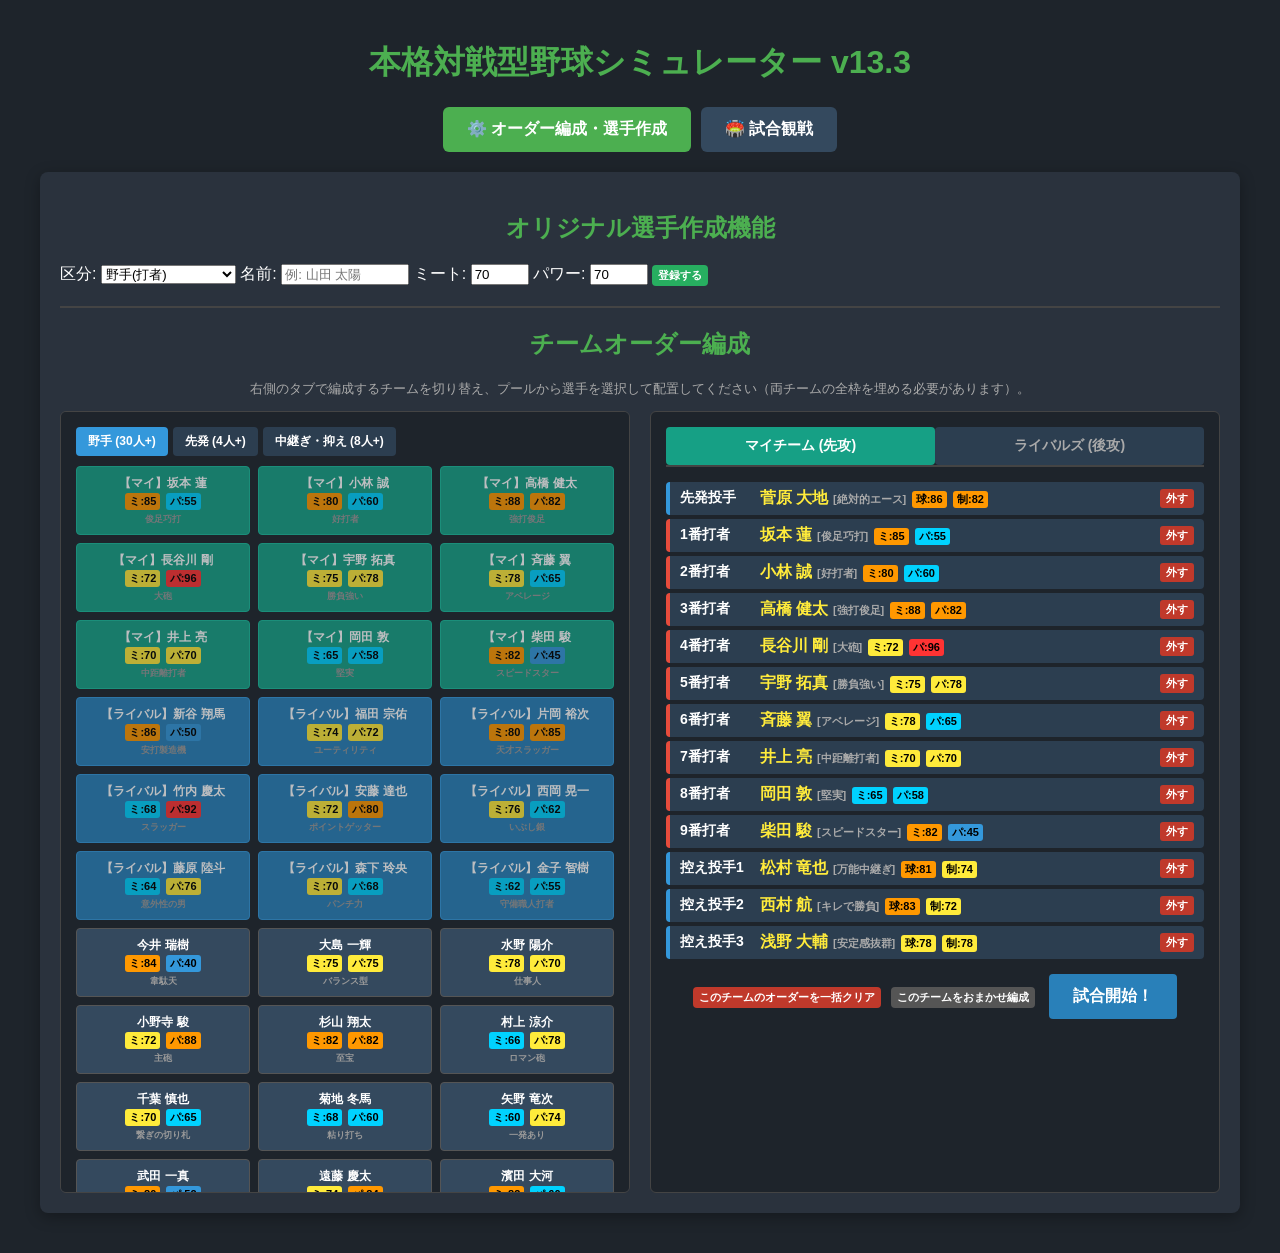
<file: index.html>
<!DOCTYPE html>
<html lang="ja">
<head>
    <meta charset="UTF-8">
    <meta name="viewport" content="width=device-width, initial-scale=1.0">
    <title>本格対戦型野球シミュレーター v13.3 (一括クリア機能追加)</title>
    <style>
        body {
            font-family: 'Helvetica Neue', Arial, sans-serif;
            background-color: #1e242b;
            color: #fff;
            margin: 0;
            padding: 20px;
        }
        h1, h2, h3, h4 {
            text-align: center;
            color: #4caf50;
        }
        .container {
            max-width: 1200px;
            margin: 0 auto;
        }
        .box {
            background: #2a323d;
            padding: 20px;
            border-radius: 8px;
            box-shadow: 0 4px 15px rgba(0,0,0,0.3);
            margin-bottom: 20px;
        }
        .hidden { display: none !important; }

        /* ナビゲーション・タブ */
        .nav-tabs {
            display: flex;
            justify-content: center;
            gap: 10px;
            margin-bottom: 20px;
        }
        .nav-btn {
            background: #34495e;
            color: #fff;
            padding: 12px 24px;
            border-radius: 6px;
            font-size: 16px;
            font-weight: bold;
            border: none;
            cursor: pointer;
        }
        .nav-btn:hover { background: #415b76; }
        .nav-btn.active { background: #4caf50; }

        /* オーダー編成画面のレイアウト */
        .order-layout {
            display: grid;
            grid-template-columns: 1fr 1fr;
            gap: 20px;
        }
        .selection-pool {
            background: #1e242b;
            padding: 15px;
            border-radius: 6px;
            border: 1px solid #444;
            max-height: 750px;
            overflow-y: auto;
        }
        .pool-tabs {
            display: flex;
            gap: 5px;
            margin-bottom: 10px;
        }
        .pool-tab-btn {
            background: #2c3e50;
            color: white;
            border: none;
            padding: 6px 12px;
            cursor: pointer;
            border-radius: 4px;
            font-size: 12px;
        }
        .pool-tab-btn.active { background: #3498db; }

        /* 選手選択ボタン */
        .player-grid {
            display: grid;
            grid-template-columns: repeat(auto-fill, minmax(130px, 1fr));
            gap: 8px;
        }
        .player-card-btn {
            background: #34495e;
            border: 1px solid #555;
            color: white;
            padding: 8px;
            border-radius: 4px;
            cursor: pointer;
            text-align: center;
            font-size: 12px;
            transition: all 0.2s;
        }
        .player-card-btn:hover { background: #455a6f; border-color: #3498db; }
        .player-card-btn.selected-home { background: #16a085; border-color: #1abc9c; opacity: 0.7; }
        .player-card-btn.selected-away { background: #2980b9; border-color: #3498db; opacity: 0.7; }

        /* ステータスバッジ */
        .stat-badge {
            display: inline-block;
            padding: 1px 4px;
            border-radius: 3px;
            font-weight: bold;
            color: #000 !important;
            font-size: 11px;
            margin: 1px;
        }

        .current-slots {
            background: #1e242b;
            padding: 15px;
            border-radius: 6px;
            border: 1px solid #444;
        }

        /* チーム切り替えタブ */
        .team-toggle-tabs {
            display: flex;
            margin-bottom: 15px;
            border-bottom: 2px solid #444;
        }
        .team-tab-btn {
            flex: 1;
            background: #2c3e50;
            color: #aaa;
            padding: 10px;
            border: none;
            cursor: pointer;
            font-weight: bold;
            font-size: 14px;
        }
        .team-tab-btn.active.home { background: #16a085; color: white; }
        .team-tab-btn.active.away { background: #2980b9; color: white; }

        .slot-row {
            display: flex;
            align-items: center;
            background: #2c3e50;
            margin: 4px 0;
            padding: 6px 10px;
            border-radius: 4px;
            border-left: 4px solid #e74c3c;
        }
        .slot-row.pitcher-slot { border-left-color: #3498db; }
        .slot-label { width: 80px; font-weight: bold; font-size: 14px; }
        .slot-value { flex-grow: 1; font-weight: bold; color: #ffeb3b; cursor: pointer; }
        .slot-cancel-btn { background: #c0392b; padding: 2px 6px; font-size: 11px; color: white; border: none; border-radius: 3px; cursor: pointer;}

        /* 試合画面スタイル */
        table { width: 100%; border-collapse: collapse; margin-bottom: 15px; background: #1e242b; font-size: 14px; }
        th, td { border: 1px solid #444; padding: 6px 8px; text-align: center; }
        th { background-color: #34495e; color: #fff; }
        button {
            background-color: #4caf50; color: white; border: none;
            padding: 12px 24px; border-radius: 4px; cursor: pointer;
            font-size: 16px; font-weight: bold;
        }
        button:hover { background-color: #45a049; }
        .btn-sm { padding: 3px 6px; font-size: 11px; background-color: #008cba; }
        .btn-secondary { background-color: #555; }
        .btn-secondary:hover { background-color: #444; }
        .btn-danger { background-color: #c0392b; }
        .btn-danger:hover { background-color: #a93226; }
        
        .scoreboard-table { width: 100%; font-weight: bold; font-family: monospace; font-size: 18px; margin-bottom: 20px; }
        .scoreboard-table th { background: #111; color: #aaa; }
        .scoreboard-table td { background: #222; color: #fff; font-size: 20px; }
        .scoreboard-table .total { color: #ffeb3b; }
        
        .game-layout { display: grid; grid-template-columns: 260px 1fr 260px; gap: 15px; }
        .field-status {
            background: #145a32; border: 4px solid #111; border-radius: 8px;
            padding: 15px; display: flex; flex-direction: column; align-items: center; position: relative;
        }
        .diamond {
            position: relative; width: 100px; height: 100px; transform: rotate(45deg); margin-bottom: 15px; border: 2px dashed rgba(255,255,255,0.2);
        }
        .base { position: absolute; width: 16px; height: 16px; background-color: #555; border: 2px solid #fff; }
        .base.active { background-color: #ff9800; box-shadow: 0 0 10px #ff9800; }
        #first-base { top: -8px; right: -8px; }
        #second-base { top: -8px; left: -8px; }
        #third-base { bottom: -8px; left: -8px; }
        .pitch-result-overlay { font-size: 24px; font-weight: 900; text-shadow: 2px 2px 4px rgba(0,0,0,0.8); margin: 5px 0 10px 0; height: 30px; }
        .bso-container { width: 100%; font-family: monospace; font-size: 16px; background: rgba(0,0,0,0.5); padding: 8px; border-radius: 5px; }
        .bso-row { display: flex; align-items: center; margin: 2px 0; }
        .bso-label { width: 20px; font-weight: bold; }
        #game-log { height: 220px; overflow-y: auto; background: #111; color: #0f0; padding: 12px; font-family: monospace; border-radius: 4px; line-height: 1.5; }
        .info-box { background: #34495e; padding: 10px; border-radius: 4px; text-align: center; font-weight: bold; }
        .team-display tr.highlight { background-color: #ffeb3b !important; color: #000 !important; font-weight: bold; }
    </style>
</head>
<body>

<h1>本格対戦型野球シミュレーター v13.3</h1>

<div class="container">
    
    <div class="nav-tabs">
        <button id="nav-order-btn" class="nav-btn active" onclick="switchPage('order')">⚙️ オーダー編成・選手作成</button>
        <button id="nav-game-btn" class="nav-btn" onclick="switchPage('game')">🏟️ 試合観戦</button>
    </div>

    <div id="page-order" class="box">
        <h2>オリジナル選手作成機能</h2>
        <div class="creator-form">
            <label>区分:</label>
            <select id="create-type" onchange="toggleCreatorFields()">
                <option value="batter">野手(打者)</option>
                <option value="pitcher-sp">投手(先発)</option>
                <option value="pitcher-rp">投手(中継ぎ・抑え)</option>
            </select>
            <label>名前:</label>
            <input type="text" id="create-name" placeholder="例: 山田 太陽" style="width:120px;">
            
            <span id="field-for-batter">
                <label>ミート:</label> <input type="number" id="create-meet" value="70" min="1" max="100" style="width:50px;">
                <label>パワー:</label> <input type="number" id="create-power" value="70" min="1" max="100" style="width:50px;">
            </span>
            <span id="field-for-pitcher" class="hidden">
                <label>球威:</label> <input type="number" id="create-pitcher-power" value="70" min="1" max="100" style="width:50px;">
                <label>制球:</label> <input type="number" id="create-control" value="70" min="1" max="100" style="width:50px;">
            </span>
            <button onclick="createOriginalPlayer()" class="btn-sm" style="background:#27ae60;">登録する</button>
        </div>

        <hr style="border:1px solid #444; margin:20px 0;">

        <h2>チームオーダー編成</h2>
        <p style="text-align:center; font-size:13px; color:#aaa;">右側のタブで編成するチームを切り替え、プールから選手を選択して配置してください（両チームの全枠を埋める必要があります）。</p>
        
        <div class="order-layout">
            <div class="selection-pool">
                <div class="pool-tabs">
                    <button id="pool-tab-b" class="pool-tab-btn active" onclick="switchPoolTab('batter')">野手 (30人+)</button>
                    <button id="pool-tab-sp" class="pool-tab-btn" onclick="switchPoolTab('pitcher-sp')">先発 (4人+)</button>
                    <button id="pool-tab-rp" class="pool-tab-btn" onclick="switchPoolTab('pitcher-rp')">中継ぎ・抑え (8人+)</button>
                </div>
                <div id="player-buttons-container" class="player-grid"></div>
            </div>

            <div class="current-slots">
                <div class="team-toggle-tabs">
                    <button id="team-tab-home" class="team-tab-btn active home" onclick="switchEditingTeam('home')">マイチーム (先攻)</button>
                    <button id="team-tab-away" class="team-tab-btn away" onclick="switchEditingTeam('away')">ライバルズ (後攻)</button>
                </div>

                <div id="slots-container"></div>
                <div style="text-align:center; margin-top:15px;">
                    <button onclick="clearCurrentOrder()" class="btn-sm btn-danger">このチームのオーダーを一括クリア</button>
                    <button onclick="autoFillCurrentOrder()" class="btn-sm btn-secondary" style="margin-left:5px;">このチームをおまかせ編成</button>
                    <button onclick="startGameMode()" style="background:#2980b9; margin-left:10px;">試合開始！</button>
                </div>
            </div>
        </div>
    </div>

    <div id="page-game" class="box hidden">
        <table class="scoreboard-table">
            <thead><tr id="sb-header"></tr></thead>
            <tbody>
                <tr id="sb-home"></tr>
                <tr id="sb-away"></tr>
            </tbody>
        </table>

        <div class="game-layout">
            <div class="team-display">
                <h4 id="game-home-name" style="margin:5px; text-align:center;">マイチーム (先攻)</h4>
                <table>
                    <thead><tr><th>打</th><th>名前</th></tr></thead>
                    <tbody id="home-live-roster"></tbody>
                </table>
                <div id="home-live-pitcher" style="font-size:12px; text-align:center; background:#111; padding:5px; border-radius:4px;"></div>
            </div>

            <div class="center-panel">
                <div class="info-box" id="match-info">1回表 攻撃中</div>
                <div class="field-status">
                    <div class="diamond">
                        <div id="first-base" class="base"></div>
                        <div id="second-base" class="base"></div>
                        <div id="third-base" class="base"></div>
                    </div>
                    <div id="pitch-result-text" class="pitch-result-overlay" style="color:#fff; font-weight:bold;">PLAY BALL</div>
                    
                    <div class="bso-container">
                        <div class="bso-row"><span class="bso-label" style="color:#00ff00">B</span><span id="dots-b"></span></div>
                        <div class="bso-row"><span class="bso-label" style="color:#ffcc00">S</span><span id="dots-s"></span></div>
                        <div class="bso-row"><span class="bso-label" style="color:#ff0000">O</span><span id="dots-o"></span></div>
                    </div>
                </div>
                <div id="game-log"></div>
            </div>

            <div class="team-display">
                <h4 id="game-away-name" style="margin:5px; text-align:center;">ライバルズ (後攻)</h4>
                <table>
                    <thead><tr><th>打</th><th>名前</th></tr></thead>
                    <tbody id="away-live-roster"></tbody>
                </table>
                <div id="away-live-pitcher" style="font-size:12px; text-align:center; background:#111; padding:5px; border-radius:4px;"></div>
            </div>
        </div>

        <div style="display:flex; justify-content:center; gap:10px; margin-top:20px;">
            <button id="next-pitch-btn" onclick="stepPitch()">1球すすめる</button>
            <button id="auto-game-btn" class="btn-secondary" onclick="autoPlayGame()">一気に結果を見る</button>
            <button id="reset-game-btn" class="btn-sm btn-secondary hidden" onclick="initGame()">もう一度プレイ</button>
        </div>
    </div>

</div>

<script>
// --- 選手データプール ---
const masterPlayers = {
    batter: [
        { id: "b1", name: "坂本 蓮", meet: 85, power: 55, desc: "俊足巧打" },
        { id: "b2", name: "小林 誠", meet: 80, power: 60, desc: "好打者" },
        { id: "b3", name: "高橋 健太", meet: 88, power: 82, desc: "強打俊足" },
        { id: "b4", name: "長谷川 剛", meet: 72, power: 96, desc: "大砲" },
        { id: "b5", name: "宇野 拓真", meet: 75, power: 78, desc: "勝負強い" },
        { id: "b6", name: "斉藤 翼", meet: 78, power: 65, desc: "アベレージ" },
        { id: "b7", name: "井上 亮", meet: 70, power: 70, desc: "中距離打者" },
        { id: "b8", name: "岡田 敦", meet: 65, power: 58, desc: "堅実" },
        { id: "b9", name: "柴田 駿", meet: 82, power: 45, desc: "スピードスター" },
        { id: "b10", name: "新谷 翔馬", meet: 86, power: 50, desc: "安打製造機" },
        { id: "b11", name: "福田 宗佑", meet: 74, power: 72, desc: "ユーティリティ" },
        { id: "b12", name: "片岡 裕次", meet: 80, power: 85, desc: "天才スラッガー" },
        { id: "b13", name: "竹内 慶太", meet: 68, power: 92, desc: "スラッガー" },
        { id: "b14", name: "安藤 達也", meet: 72, power: 80, desc: "ポイントゲッター" },
        { id: "b15", name: "西岡 晃一", meet: 76, power: 62, desc: "いぶし銀" },
        { id: "b16", name: "藤原 陸斗", meet: 64, power: 76, desc: "意外性の男" },
        { id: "b17", name: "森下 玲央", meet: 70, power: 68, desc: "パンチ力" },
        { id: "b18", name: "金子 智樹", meet: 62, power: 55, desc: "守備職人打者" },
        { id: "b19", name: "今井 瑞樹", meet: 84, power: 40, desc: "韋駄天" },
        { id: "b20", name: "大島 一輝", meet: 75, power: 75, desc: "バランス型" },
        { id: "b21", name: "水野 陽介", meet: 78, power: 70, desc: "仕事人" },
        { id: "b22", name: "小野寺 駿", meet: 72, power: 88, desc: "主砲" },
        { id: "b23", name: "杉山 翔太", meet: 82, power: 82, desc: "至宝" },
        { id: "b24", name: "村上 涼介", meet: 66, power: 78, desc: "ロマン砲" },
        { id: "b25", name: "千葉 慎也", meet: 70, power: 65, desc: "繋ぎの切り札" },
        { id: "b26", name: "菊地 冬馬", meet: 68, power: 60, desc: "粘り打ち" },
        { id: "b27", name: "矢野 竜次", meet: 60, power: 74, desc: "一発あり" },
        { id: "b28", name: "武田 一真", meet: 80, power: 52, desc: "リードオフ" },
        { id: "b29", name: "遠藤 慶太", meet: 74, power: 84, desc: "クラッチヒッター" },
        { id: "b30", name: "濱田 大河", meet: 83, power: 60, desc: "広角打法" }
    ],
    "pitcher-sp": [
        { id: "p1", name: "菅原 大地", power: 86, control: 82, desc: "絶対的エース" },
        { id: "p2", name: "石川 雅人", power: 82, control: 78, desc: "本格派右腕" },
        { id: "p3", name: "荒木 康平", power: 80, control: 85, desc: "抜群の制球力" },
        { id: "p4", name: "小沢 拓也", power: 84, control: 76, desc: "タフな左腕" }
    ],
    "pitcher-rp": [
        { id: "p5", name: "松村 竜也", power: 81, control: 74, desc: "万能中継ぎ" },
        { id: "p6", name: "西村 航", power: 83, control: 72, desc: "キレで勝負" },
        { id: "p7", name: "浅野 大輔", power: 78, control: 78, desc: "安定感抜群" },
        { id: "p8", name: "中川 雄太", power: 92, control: 62, desc: "剛腕セットアップ" },
        { id: "p9", name: "江口 裕貴", power: 80, control: 75, desc: "火消し役" },
        { id: "p10", name: "栗原 達朗", power: 88, control: 66, desc: "奪三振マシン" },
        { id: "p11", name: "岸本 雅之", power: 82, control: 80, desc: "百戦錬磨" },
        { id: "p12", name: "榊原 大輝", power: 95, control: 70, desc: "絶対的守護神" }
    ]
};

// 編成中のチーム管理 ('home' または 'away')
let editingTeam = 'home';
let currentPoolTab = 'batter';
let selectedSlotId = null;

// 両チームのオーダー構成
let homeOrder = { batters: Array(9).fill(null), sp: null, rp: Array(3).fill(null) };
let awayOrder = { batters: Array(9).fill(null), sp: null, rp: Array(3).fill(null) };

function getTeamOrder(side) {
    return side === 'home' ? homeOrder : awayOrder;
}

// ステータスに応じたカラー取得
function getStatColor(value) {
    if (value >= 90) return "#ff3333";
    if (value >= 80) return "#ff9800";
    if (value >= 70) return "#ffeb3b";
    if (value >= 55) return "#00d2ff";
    return "#3498db";
}

// ページ切り替え
function switchPage(pageId) {
    document.getElementById('page-order').classList.add('hidden');
    document.getElementById('page-game').classList.add('hidden');
    document.getElementById('nav-order-btn').classList.remove('active');
    document.getElementById('nav-game-btn').classList.remove('active');

    if (pageId === 'order') {
        document.getElementById('page-order').classList.remove('hidden');
        document.getElementById('nav-order-btn').classList.add('active');
    } else if (pageId === 'game') {
        document.getElementById('page-game').classList.remove('hidden');
        document.getElementById('nav-game-btn').classList.add('active');
    }
}

// 編集チームの切り替え
function switchEditingTeam(team) {
    editingTeam = team;
    document.getElementById('team-tab-home').classList.remove('active');
    document.getElementById('team-tab-away').classList.remove('active');
    
    if(team === 'home') document.getElementById('team-tab-home').classList.add('active');
    if(team === 'away') document.getElementById('team-tab-away').classList.add('active');
    
    selectedSlotId = null;
    renderPoolButtons();
    renderSlots();
}

// オリジナル選手登録の入力切り替え
function toggleCreatorFields() {
    const type = document.getElementById('create-type').value;
    if (type === 'batter') {
        document.getElementById('field-for-batter').classList.remove('hidden');
        document.getElementById('field-for-pitcher').classList.add('hidden');
    } else {
        document.getElementById('field-for-batter').classList.add('hidden');
        document.getElementById('field-for-pitcher').classList.remove('hidden');
    }
}

// オリジナル選手作成機能
function createOriginalPlayer() {
    const type = document.getElementById('create-type').value;
    const name = document.getElementById('create-name').value.trim() || "名無し選手";
    const id = "custom_" + Date.now();

    if (type === 'batter') {
        const m = parseInt(document.getElementById('create-meet').value) || 50;
        const p = parseInt(document.getElementById('create-power').value) || 50;
        masterPlayers.batter.push({ id: id, name: name, meet: m, power: p, desc: "自作野手" });
        switchPoolTab('batter');
    } else {
        const pw = parseInt(document.getElementById('create-pitcher-power').value) || 50;
        const ct = parseInt(document.getElementById('create-control').value) || 50;
        if (type === 'pitcher-sp') {
            masterPlayers['pitcher-sp'].push({ id: id, name: name, power: pw, control: ct, desc: "自作先発" });
            switchPoolTab('pitcher-sp');
        } else {
            masterPlayers['pitcher-rp'].push({ id: id, name: name, power: pw, control: ct, desc: "自作中継ぎ" });
            switchPoolTab('pitcher-rp');
        }
    }
    document.getElementById('create-name').value = "";
    alert(`${name} をプールに登録しました！`);
}

function switchPoolTab(tab) {
    currentPoolTab = tab;
    document.getElementById('pool-tab-b').classList.remove('active');
    document.getElementById('pool-tab-sp').classList.remove('active');
    document.getElementById('pool-tab-rp').classList.remove('active');

    if (tab === 'batter') document.getElementById('pool-tab-b').classList.add('active');
    if (tab === 'pitcher-sp') document.getElementById('pool-tab-sp').classList.add('active');
    if (tab === 'pitcher-rp') document.getElementById('pool-tab-rp').classList.add('active');

    renderPoolButtons();
}

// 選手がどのチームに所属しているかチェック
function getPlayerBelonging(id) {
    if ((homeOrder.sp && homeOrder.sp.id === id) || homeOrder.batters.some(b => b && b.id === id) || homeOrder.rp.some(r => r && r.id === id)) return 'home';
    if ((awayOrder.sp && awayOrder.sp.id === id) || awayOrder.batters.some(b => b && b.id === id) || awayOrder.rp.some(r => r && r.id === id)) return 'away';
    return null;
}

// プールボタン群のレンダリング
function renderPoolButtons() {
    const container = document.getElementById('player-buttons-container');
    container.innerHTML = '';

    const list = masterPlayers[currentPoolTab];
    list.forEach(p => {
        const belonging = getPlayerBelonging(p.id);

        const btn = document.createElement('button');
        btn.className = 'player-card-btn';
        if (belonging === 'home') btn.classList.add('selected-home');
        if (belonging === 'away') btn.classList.add('selected-away');
        
        let statHTML = "";
        if (currentPoolTab === 'batter') {
            statHTML = `
                <span class="stat-badge" style="background:${getStatColor(p.meet)};">ミ:${p.meet}</span>
                <span class="stat-badge" style="background:${getStatColor(p.power)};">パ:${p.power}</span>`;
        } else {
            statHTML = `
                <span class="stat-badge" style="background:${getStatColor(p.power)};">球:${p.power}</span>
                <span class="stat-badge" style="background:${getStatColor(p.control)};">制:${p.control}</span>`;
        }
        
        let descStyle = p.desc.startsWith("自作") ? "color:#2ecc71; font-weight:bold;" : "color:#999;";
        let belongText = belonging === 'home' ? "【マイ】" : belonging === 'away' ? "【ライバル】" : "";
        
        btn.innerHTML = `<strong>${belongText}${p.name}</strong><br>${statHTML}<br><span style="font-size:9px; ${descStyle}">${p.desc}</span>`;
        
        btn.onclick = () => selectPlayerFromPool(p);
        container.appendChild(btn);
    });
}

function selectPlayerFromPool(player) {
    const belonging = getPlayerBelonging(player.id);
    if (belonging) {
        alert("その選手は既にいずれかのチームのオーダーに入っています（重複不可）。");
        return;
    }

    let currentOrder = getTeamOrder(editingTeam);

    if (selectedSlotId) {
        assignToSlot(selectedSlotId, player, currentOrder);
    } else {
        // 自動割り当て
        if (currentPoolTab === 'batter') {
            let idx = currentOrder.batters.findIndex(b => b === null);
            if (idx !== -1) currentOrder.batters[idx] = player;
            else alert("スロットがいっぱいです。変更したい枠を直接選んでください。");
        } else if (currentPoolTab === 'pitcher-sp') {
            currentOrder.sp = player;
        } else if (currentPoolTab === 'pitcher-rp') {
            let idx = currentOrder.rp.findIndex(r => r === null);
            if (idx !== -1) currentOrder.rp[idx] = player;
            else alert("リリーフ枠がいっぱいです。");
        }
    }
    selectedSlotId = null;
    renderPoolButtons();
    renderSlots();
}

function assignToSlot(slotId, player, currentOrder) {
    if (slotId.startsWith('b_')) {
        if (currentPoolTab !== 'batter') { alert("この枠には野手しか配置できません。"); return; }
        let idx = parseInt(slotId.split('_')[1]);
        currentOrder.batters[idx] = player;
    } else if (slotId === 'sp') {
        if (currentPoolTab !== 'pitcher-sp') { alert("この枠には先発投手しか配置できません。"); return; }
        currentOrder.sp = player;
    } else if (slotId.startsWith('rp_')) {
        if (currentPoolTab !== 'pitcher-rp') { alert("この枠には中継ぎ・抑え投手しか配置できません。"); return; }
        let idx = parseInt(slotId.split('_')[1]);
        currentOrder.rp[idx] = player;
    }
}

// 右側スロットレンダリング
function renderSlots() {
    const container = document.getElementById('slots-container');
    container.innerHTML = '';

    let currentOrder = getTeamOrder(editingTeam);

    createSlotDOM(container, "sp", "先発投手", currentOrder.sp, true);
    for (let i = 0; i < 9; i++) {
        createSlotDOM(container, `b_${i}`, `${i+1}番打者`, currentOrder.batters[i], false);
    }
    for (let i = 0; i < 3; i++) {
        createSlotDOM(container, `rp_${i}`, `控え投手${i+1}`, currentOrder.rp[i], true);
    }
}

function createSlotDOM(container, id, labelText, playerObj, isPitcher) {
    const div = document.createElement('div');
    div.className = `slot-row ${isPitcher ? 'pitcher-slot' : ''}`;
    if (selectedSlotId === id) {
        div.style.outline = "2px solid #3498db";
        div.style.background = "#34495e";
    }

    const lbl = document.createElement('span');
    lbl.className = 'slot-label';
    lbl.innerText = labelText;
    div.appendChild(lbl);

    const val = document.createElement('span');
    val.className = 'slot-value';
    if (playerObj) {
        let statHTML = "";
        if (!isPitcher) {
            statHTML = `<span class="stat-badge" style="background:${getStatColor(playerObj.meet)};">ミ:${playerObj.meet}</span>
                        <span class="stat-badge" style="background:${getStatColor(playerObj.power)};">パ:${playerObj.power}</span>`;
        } else {
            statHTML = `<span class="stat-badge" style="background:${getStatColor(playerObj.power)};">球:${playerObj.power}</span>
                        <span class="stat-badge" style="background:${getStatColor(playerObj.control)};">制:${playerObj.control}</span>`;
        }
        val.innerHTML = `${playerObj.name} <span style="font-size:11px;color:#aaa;">[${playerObj.desc}]</span> ${statHTML}`;
    } else {
        val.innerText = "【未選択 - プールから選んでください】";
        val.style.color = "#888";
    }
    val.onclick = () => {
        selectedSlotId = id;
        if (id === 'sp') switchPoolTab('pitcher-sp');
        else if (id.startsWith('rp_')) switchPoolTab('pitcher-rp');
        else switchPoolTab('batter');
        renderSlots();
    };
    div.appendChild(val);

    if (playerObj) {
        const cancel = document.createElement('button');
        cancel.className = 'slot-cancel-btn';
        cancel.innerText = "外す";
        cancel.onclick = (e) => {
            e.stopPropagation();
            let currentOrder = getTeamOrder(editingTeam);
            if (id === 'sp') currentOrder.sp = null;
            else if (id.startsWith('b_')) currentOrder.batters[parseInt(id.split('_')[1])] = null;
            else if (id.startsWith('rp_')) currentOrder.rp[parseInt(id.split('_')[1])] = null;
            renderPoolButtons();
            renderSlots();
        };
        div.appendChild(cancel);
    }
    container.appendChild(div);
}

// 選択中のチームのオーダーを一括クリアする機能
function clearCurrentOrder() {
    let teamName = editingTeam === 'home' ? "マイチーム" : "ライバルズ";
    if (!confirm(`本当に${teamName}の現在のオーダーをすべて外しますか？`)) {
        return;
    }
    
    let currentOrder = getTeamOrder(editingTeam);
    currentOrder.batters = Array(9).fill(null);
    currentOrder.sp = null;
    currentOrder.rp = Array(3).fill(null);
    
    selectedSlotId = null;
    renderPoolButtons();
    renderSlots();
}

// 選択中のチームをおまかせ編成
function autoFillCurrentOrder() {
    let currentOrder = getTeamOrder(editingTeam);
    
    for (let i = 0; i < 9; i++) {
        if (!currentOrder.batters[i]) {
            let p = masterPlayers.batter.find(b => !getPlayerBelonging(b.id));
            if (p) currentOrder.batters[i] = p;
        }
    }
    if (!currentOrder.sp) {
        let p = masterPlayers['pitcher-sp'].find(sp => !getPlayerBelonging(sp.id));
        if (p) currentOrder.sp = p;
    }
    for (let i = 0; i < 3; i++) {
        if (!currentOrder.rp[i]) {
            let p = masterPlayers['pitcher-rp'].find(r => !getPlayerBelonging(r.id));
            if (p) currentOrder.rp[i] = p;
        }
    }
    renderPoolButtons();
    renderSlots();
}

// 試合開始前のチェック
function startGameMode() {
    if (homeOrder.batters.some(b => b === null) || !homeOrder.sp || homeOrder.rp.some(r => r === null) ||
        awayOrder.batters.some(b => b === null) || !awayOrder.sp || awayOrder.rp.some(r => r === null)) {
        alert("「マイチーム」と「ライバルズ」両方の全スロット（打者9人、先発1人、控え3人）を編成してから試合に進んでください！");
        return;
    }
    switchPage('game');
    initGame();
}


// ==========================================
//        試合進行シミュレータエンジン
// ==========================================
let game = {};
let currentPitcher = { home: null, away: null };

function initGame() {
    document.getElementById('reset-game-btn').classList.add('hidden');
    document.getElementById('next-pitch-btn').disabled = false;
    document.getElementById('auto-game-btn').disabled = false;

    game = {
        inning: 1, isTop: true, outs: 0, balls: 0, strikes: 0,
        runners: [false, false, false],
        homeScores: Array(9).fill("-"), awayScores: Array(9).fill("-"),
        homeTotal: 0, awayTotal: 0, homeBatterIdx: 0, awayBatterIdx: 0, gameOver: false
    };
    game.homeScores[0] = 0;

    // 自作/プールデータから試合用データをクローン
    game.homeTeam = {
        name: "マイチーム",
        players: homeOrder.batters.map(b => ({ ...b, currentPower: b.power })),
        pitchers: [
            { ...homeOrder.sp, name: homeOrder.sp.name + "(先)", currentPower: homeOrder.sp.power },
            ...homeOrder.rp.map((r, i) => ({ ...r, name: r.name + `(継${i+1})`, currentPower: r.power }))
        ]
    };

    game.awayTeam = {
        name: "ライバルズ",
        players: awayOrder.batters.map(b => ({ ...b, currentPower: b.power })),
        pitchers: [
            { ...awayOrder.sp, name: awayOrder.sp.name + "(先)", currentPower: awayOrder.sp.power },
            ...awayOrder.rp.map((r, i) => ({ ...r, name: r.name + `(継${i+1})`, currentPower: r.power }))
        ]
    };

    currentPitcher.home = game.homeTeam.pitchers[0];
    currentPitcher.away = game.awayTeam.pitchers[0];

    document.getElementById('game-log').innerHTML = "【試合開始】完全自作の両チームでプレイボール！<br>";
    renderLiveRosters();
    updateUI();
}

function renderLiveRosters() {
    ['home', 'away'].forEach(side => {
        const tbody = document.getElementById(`${side}-live-roster`);
        tbody.innerHTML = '';
        let team = side === 'home' ? game.homeTeam : game.awayTeam;
        team.players.forEach((p, idx) => {
            const tr = document.createElement('tr');
            tr.id = `${side}-batter-${idx}`;
            tr.innerHTML = `<td>${idx+1}</td><td>${p.name}</td>`;
            tbody.appendChild(tr);
        });
    });
}

function stepPitch() {
    if (game.gameOver) return;

    let batter = game.isTop ? game.homeTeam.players[game.homeBatterIdx] : game.awayTeam.players[game.awayBatterIdx];
    let pitcher = game.isTop ? currentPitcher.away : currentPitcher.home;

    pitcher.currentPower = Math.max(20, pitcher.currentPower - 0.3);

    let rand = Math.random() * 100;
    let inPlayChance = 45;
    let strikeChance = 35 + (pitcher.control * 0.2) - (batter.meet * 0.05);

    if (rand < inPlayChance) {
        let diffM = batter.meet - pitcher.currentPower;
        let hitChance = 45 + (diffM * 0.5);
        if (Math.random() * 100 < hitChance) {
            let diffP = batter.power - pitcher.currentPower;
            let hrChance = 5 + (diffP * 0.2);
            let bases = 1;
            let txt = "シングルヒット！";
            if (Math.random() * 100 < hrChance) { bases = 4; txt = "特大ホームラン！！"; }
            else if (Math.random() > 0.75) { bases = 2; txt = "ツーベースヒット！"; }

            addLog(`🔥 ${batter.name}、${txt}`);
            showVisualResult(bases === 4 ? "HOME RUN!!" : "HIT", "#ffff00");
            advanceRunners(bases);
            resetCount(); nextBatter();
        } else {
            addLog(`❌ ${batter.name}、打ち取られてアウト。`);
            showVisualResult("OUT", "#aaa");
            processOut();
        }
    } else if (rand < inPlayChance + strikeChance) {
        game.strikes++;
        if (game.strikes >= 3) {
            addLog(`❌ ${batter.name}、見逃し三振！`);
            showVisualResult("STRIKE OUT", "#ff3333");
            processOut();
        } else {
            showVisualResult("STRIKE", "#ffcc00");
        }
    } else {
        game.balls++;
        if (game.balls >= 4) {
            addLog(`🚶 ${batter.name}、フォアボールを選ぶ。`);
            showVisualResult("WALK", "#00ffcc");
            processWalk();
        } else {
            showVisualResult("BALL", "#00ff00");
        }
    }

    check継投();
    updateUI();
}

function check継投() {
    // マイチーム（先攻・守備は裏）の継投（7回・9回）
    if (!game.isTop) {
        if (game.inning === 7 && currentPitcher.home === game.homeTeam.pitchers[0]) {
            currentPitcher.home = game.homeTeam.pitchers[1];
            addLog(`📣 【マイチーム】ピッチャー交代、継投策で ${currentPitcher.home.name}！`);
        }
        if (game.inning === 9 && currentPitcher.home === game.homeTeam.pitchers[1]) {
            currentPitcher.home = game.homeTeam.pitchers[2];
            addLog(`📣 【マイチーム】クローザー投入、${currentPitcher.home.name}！`);
        }
    }
    // ライバルズ（後攻・守備は表）の継投（7回・9回）
    if (game.isTop) {
        if (game.inning === 7 && currentPitcher.away === game.awayTeam.pitchers[0]) {
            currentPitcher.away = game.awayTeam.pitchers[1];
            addLog(`📣 【ライバルズ】ピッチャー交代、${currentPitcher.away.name}！`);
        }
        if (game.inning === 9 && currentPitcher.away === game.awayTeam.pitchers[1]) {
            currentPitcher.away = game.awayTeam.pitchers[2];
            addLog(`📣 【ライバルズ】最終回のマウンドは、${currentPitcher.away.name}！`);
        }
    }
}

function advanceRunners(bases) {
    let runs = 0;
    for (let b = 0; b < bases; b++) {
        if (game.runners[2]) { runs++; game.runners[2] = false; }
        if (game.runners[1]) { game.runners[2] = true; game.runners[1] = false; }
        if (game.runners[0]) { game.runners[1] = true; game.runners[0] = false; }
        if (b === 0) game.runners[0] = true;
        else if (b === 1) { game.runners[0] = false; game.runners[1] = true; }
    }
    if (runs > 0) addPoints(runs);
}

function processWalk() {
    let runs = 0;
    if (game.runners[0]) {
        if (game.runners[1]) {
            if (game.runners[2]) { runs++; }
            game.runners[2] = true;
        }
        game.runners[1] = true;
    }
    game.runners[0] = true;
    if (runs > 0) { addPoints(runs); addLog(`✨ 押し出し四球で1点！`); }
    resetCount(); nextBatter();
}

function processOut() {
    game.outs++;
    resetCount();
    if (game.outs >= 3) {
        addLog(`チェンジ！`);
        game.runners = [false, false, false]; game.outs = 0;

        if (!game.isTop && game.inning >= 9) { endGame(); } 
        else if (game.isTop) {
            game.isTop = false; game.awayScores[game.inning - 1] = 0;
            addLog(`\n--- ${game.inning}回裏 ${game.awayTeam.name}の攻撃 ---`);
        } else {
            game.inning++;
            if (game.inning > 9) { endGame(); } 
            else {
                game.isTop = true; game.homeScores[game.inning - 1] = 0;
                addLog(`\n--- ${game.inning}回表 ${game.homeTeam.name}の攻撃 ---`);
            }
        }
    }
    nextBatter();
}

function addPoints(runs) {
    if (game.isTop) {
        game.homeTotal += runs;
        game.homeScores[game.inning - 1] = (game.homeScores[game.inning - 1] === "-" ? 0 : game.homeScores[game.inning - 1]) + runs;
    } else {
        game.awayTotal += runs;
        game.awayScores[game.inning - 1] = (game.awayScores[game.inning - 1] === "-" ? 0 : game.awayScores[game.inning - 1]) + runs;
    }
}

function endGame() {
    game.gameOver = true;
    addLog(`\n🎉 【試合終了】 ${game.homeTeam.name} ${game.homeTotal} - ${game.awayTotal} ${game.awayTeam.name}`);
    document.getElementById('reset-game-btn').classList.remove('hidden');
    document.getElementById('next-pitch-btn').disabled = true;
    document.getElementById('auto-game-btn').disabled = true;
}

function resetCount() { game.balls = 0; game.strikes = 0; }
function nextBatter() {
    if (game.gameOver) return;
    if (game.isTop) { game.homeBatterIdx = (game.homeBatterIdx + 1) % 9; } 
    else { game.awayBatterIdx = (game.awayBatterIdx + 1) % 9; }
}

function showVisualResult(text, color) {
    const el = document.getElementById('pitch-result-text');
    el.innerText = text; el.style.color = color;
}
function addLog(text) {
    const logDiv = document.getElementById('game-log'); logDiv.innerHTML += text + "<br>"; logDiv.scrollTop = logDiv.scrollHeight;
}
function autoPlayGame() { while (!game.gameOver) { stepPitch(); } }

function updateUI() {
    const header = document.getElementById('sb-header');
    const homeRow = document.getElementById('sb-home');
    const awayRow = document.getElementById('sb-away');
    let head = '<th>TEAM</th>';
    let hLine = `<td>マイチーム</td>`;
    let aLine = `<td>ライバルズ</td>`;
    for (let i = 1; i <= 9; i++) {
        head += `<th>${i}</th>`; hLine += `<td>${game.homeScores[i-1]}</td>`; aLine += `<td>${game.awayScores[i-1]}</td>`;
    }
    head += '<th class="total">R</th>'; hLine += `<td class="total">${game.homeTotal}</td>`; aLine += `<td class="total">${game.awayTotal}</td>`;
    header.innerHTML = head; homeRow.innerHTML = hLine; awayRow.innerHTML = aLine;

    document.getElementById('dots-b').innerHTML = '●'.repeat(game.balls) + '○'.repeat(3 - game.balls);
    document.getElementById('dots-s').innerHTML = '●'.repeat(game.strikes) + '○'.repeat(2 - game.strikes);
    document.getElementById('dots-o').innerHTML = '●'.repeat(game.outs) + '○'.repeat(2 - game.outs);
    document.getElementById('first-base').className = game.runners[0] ? 'base active' : 'base';
    document.getElementById('second-base').className = game.runners[1] ? 'base active' : 'base';
    document.getElementById('third-base').className = game.runners[2] ? 'base active' : 'base';
    
    document.getElementById('match-info').innerText = game.gameOver ? "試合終了" : `${game.inning}回${game.isTop ? '表' : '裏'} 攻撃中`;
    document.getElementById(`home-live-pitcher`).innerText = `投: ${currentPitcher.home.name} (球威:${Math.round(currentPitcher.home.currentPower)})`;
    document.getElementById(`away-live-pitcher`).innerText = `投: ${currentPitcher.away.name} (球威:${Math.round(currentPitcher.away.currentPower)})`;

    ['home', 'away'].forEach(side => {
        for (let i = 0; i < 9; i++) {
            let el = document.getElementById(`${side}-batter-${i}`);
            if(el) el.classList.remove('highlight');
        }
    });
    if (!game.gameOver) {
        if (game.isTop) { document.getElementById(`home-batter-${game.homeBatterIdx}`).classList.add('highlight'); } 
        else { document.getElementById(`away-batter-${game.awayBatterIdx}`).classList.add('highlight'); }
    }
}

// 1番初期はおまかせで初期化可能にするためのヘルパー
autoFillCurrentOrder(); // マイチーム初期化
switchEditingTeam('away');
autoFillCurrentOrder(); // ライバルズ初期化
switchEditingTeam('home');
</script>
</body>
</html>
</file>
